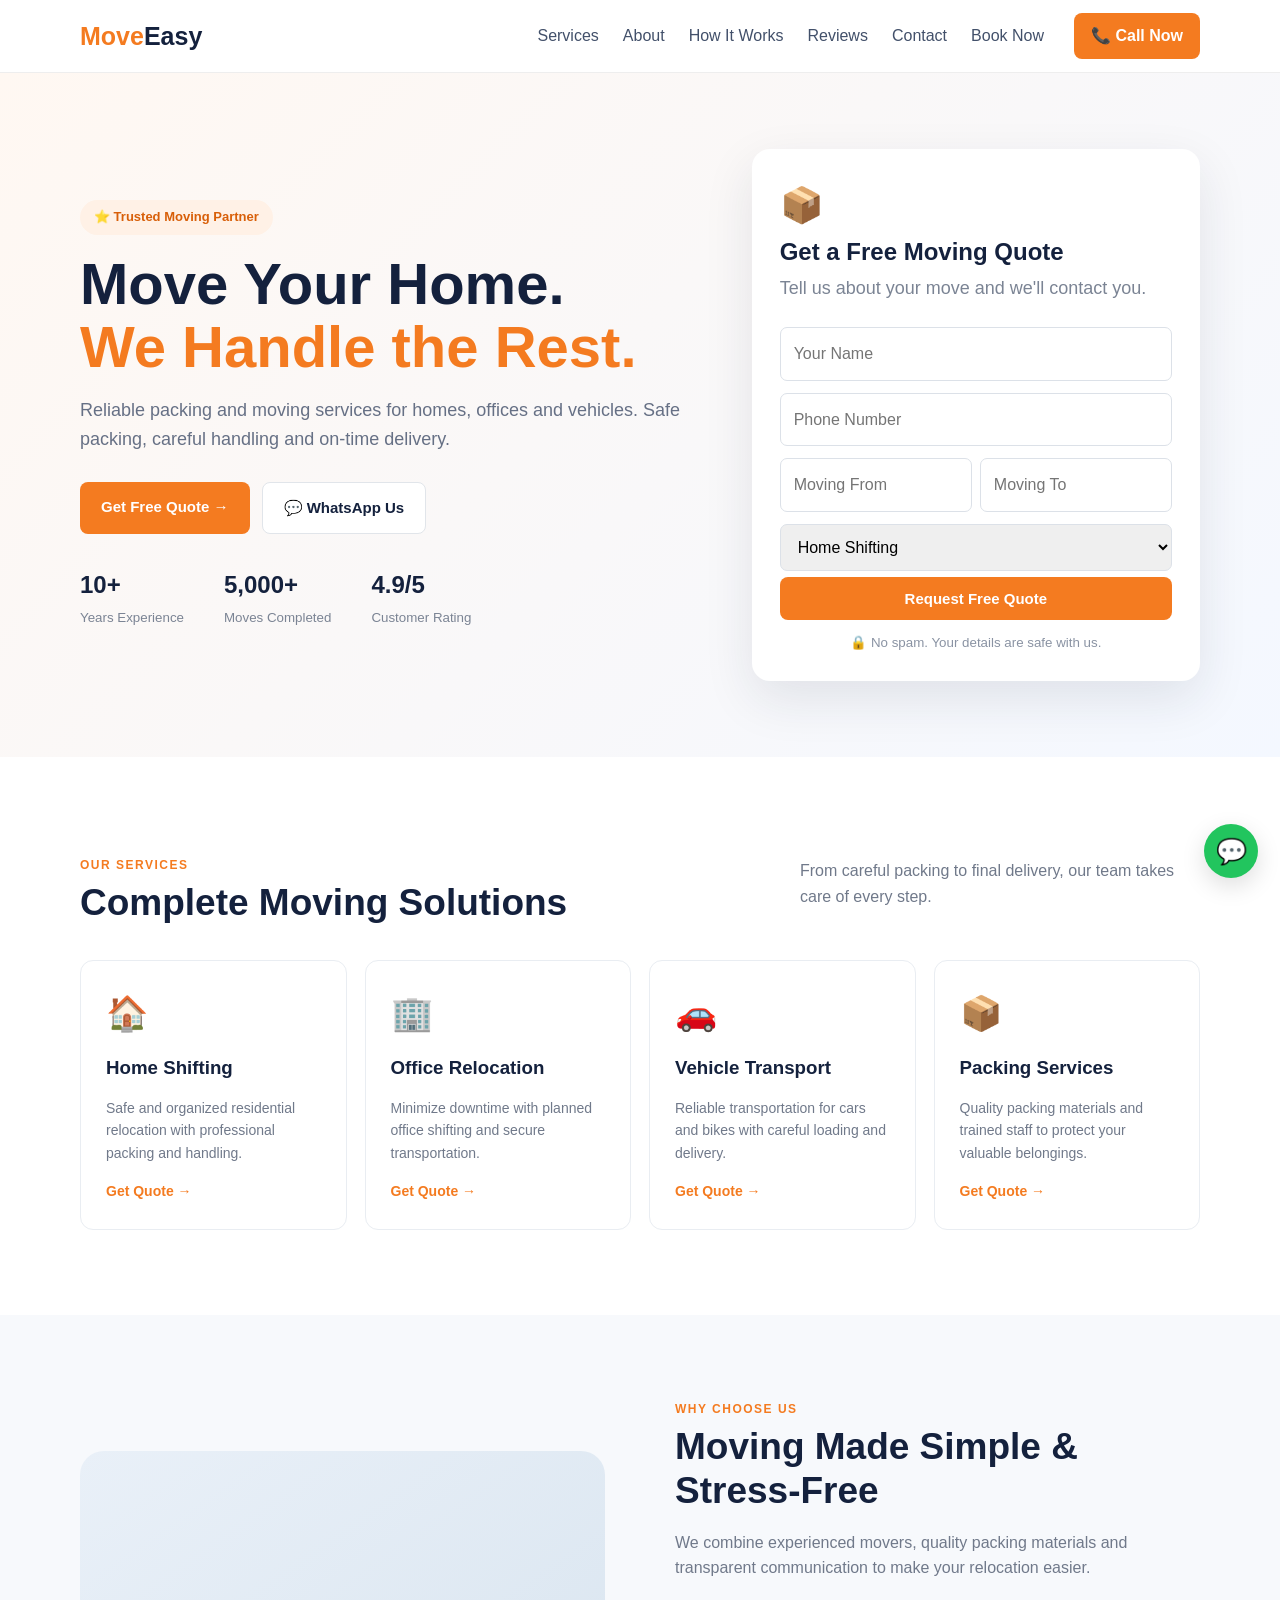
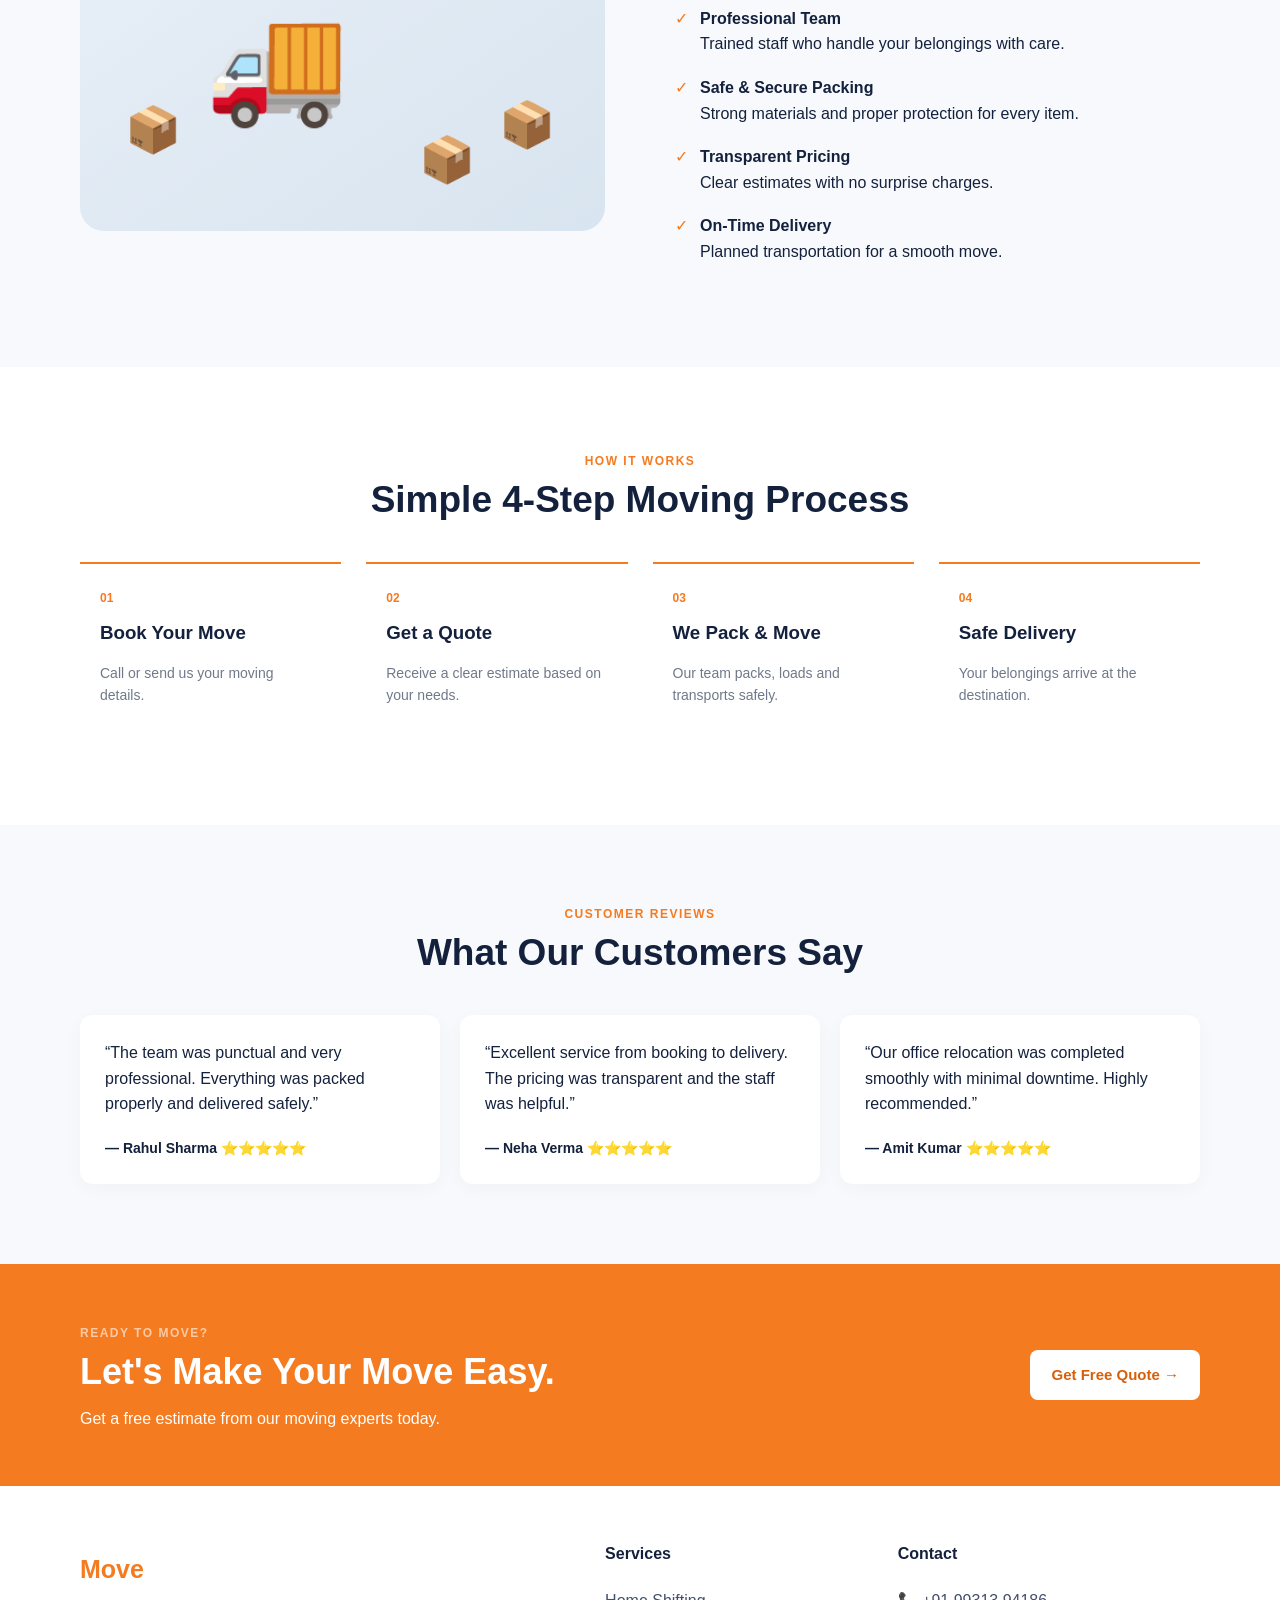
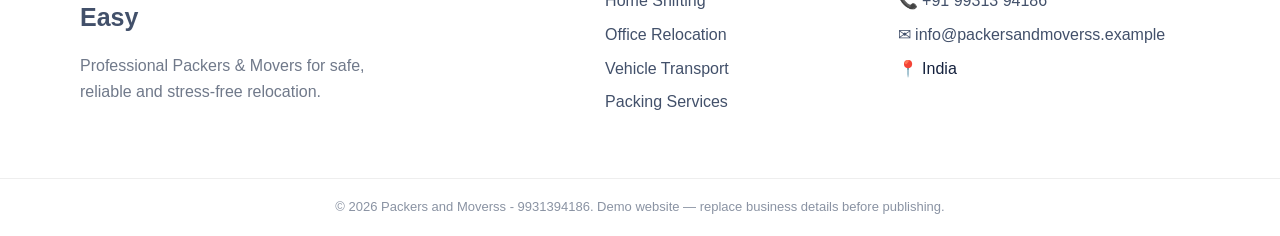
<file: index.html>
<!DOCTYPE html>
<html lang="en">
<head>
  <meta charset="UTF-8">
  <meta name="viewport" content="width=device-width, initial-scale=1.0">
  <title>Packers and Moverss - 9931394186 | Safe & Reliable Moving Services</title>
  <meta name="description" content="Professional Packers and Movers for home shifting, office relocation, vehicle transport and packing services.">
  <link rel="stylesheet" href="style.css">
</head>
<body>
  <header class="topbar">
    <div class="container nav">
      <a class="logo" href="#"><span>Move</span>Easy</a>
      <nav>
        <a href="#services">Services</a>
        <a href="#about">About</a>
        <a href="#process">How It Works</a>
        <a href="#reviews">Reviews</a>
        <a href="#contact">Contact</a>
        <a href="booking.html">Book Now</a>
      </nav>
      <a class="nav-call" href="tel:+919931394186">📞 Call Now</a>
    </div>
  </header>

  <main>
    <section class="hero">
      <div class="container hero-grid">
        <div>
          <div class="badge">⭐ Trusted Moving Partner</div>
          <h1>Move Your Home.<br><span>We Handle the Rest.</span></h1>
          <p>Reliable packing and moving services for homes, offices and vehicles. Safe packing, careful handling and on-time delivery.</p>
          <div class="hero-buttons">
            <a class="btn primary" href="#quote">Get Free Quote →</a>
            <a class="btn light" href="https://wa.me/919876543210?text=Hello%2C%20I%20need%20a%20moving%20quote." target="_blank">💬 WhatsApp Us</a>
          </div>
          <div class="trust-row">
            <div><strong>10+</strong><small>Years Experience</small></div>
            <div><strong>5,000+</strong><small>Moves Completed</small></div>
            <div><strong>4.9/5</strong><small>Customer Rating</small></div>
          </div>
        </div>
        <div class="quote-card" id="quote">
          <div class="card-icon">📦</div>
          <h2>Get a Free Moving Quote</h2>
          <p>Tell us about your move and we'll contact you.</p>
          <form onsubmit="sendQuote(event)">
            <input id="name" required placeholder="Your Name">
            <input id="phone" required type="tel" placeholder="Phone Number">
            <div class="two">
              <input id="from" required placeholder="Moving From">
              <input id="to" required placeholder="Moving To">
            </div>
            <select id="service">
              <option>Home Shifting</option>
              <option>Office Relocation</option>
              <option>Vehicle Transport</option>
              <option>Loading & Unloading</option>
            </select>
            <button class="btn primary full" type="submit">Request Free Quote</button>
          </form>
          <small class="secure">🔒 No spam. Your details are safe with us.</small>
        </div>
      </div>
    </section>

    <section class="section" id="services">
      <div class="container">
        <div class="section-head">
          <div>
            <p class="eyebrow">OUR SERVICES</p>
            <h2>Complete Moving Solutions</h2>
          </div>
          <p>From careful packing to final delivery, our team takes care of every step.</p>
        </div>
        <div class="cards">
          <article class="service"><div class="icon">🏠</div><h3>Home Shifting</h3><p>Safe and organized residential relocation with professional packing and handling.</p><a href="#quote">Get Quote →</a></article>
          <article class="service"><div class="icon">🏢</div><h3>Office Relocation</h3><p>Minimize downtime with planned office shifting and secure transportation.</p><a href="#quote">Get Quote →</a></article>
          <article class="service"><div class="icon">🚗</div><h3>Vehicle Transport</h3><p>Reliable transportation for cars and bikes with careful loading and delivery.</p><a href="#quote">Get Quote →</a></article>
          <article class="service"><div class="icon">📦</div><h3>Packing Services</h3><p>Quality packing materials and trained staff to protect your valuable belongings.</p><a href="#quote">Get Quote →</a></article>
        </div>
      </div>
    </section>

    <section class="why" id="about">
      <div class="container why-grid">
        <div class="moving-visual">
          <div class="box b1">📦</div><div class="box b2">📦</div><div class="box b3">📦</div>
          <div class="truck">🚚</div>
        </div>
        <div>
          <p class="eyebrow">WHY CHOOSE US</p>
          <h2>Moving Made Simple & Stress-Free</h2>
          <p class="muted">We combine experienced movers, quality packing materials and transparent communication to make your relocation easier.</p>
          <div class="checks">
            <div>✓ <span><strong>Professional Team</strong><br>Trained staff who handle your belongings with care.</span></div>
            <div>✓ <span><strong>Safe & Secure Packing</strong><br>Strong materials and proper protection for every item.</span></div>
            <div>✓ <span><strong>Transparent Pricing</strong><br>Clear estimates with no surprise charges.</span></div>
            <div>✓ <span><strong>On-Time Delivery</strong><br>Planned transportation for a smooth move.</span></div>
          </div>
        </div>
      </div>
    </section>

    <section class="section" id="process">
      <div class="container">
        <div class="center">
          <p class="eyebrow">HOW IT WORKS</p>
          <h2>Simple 4-Step Moving Process</h2>
        </div>
        <div class="steps">
          <div><span>01</span><h3>Book Your Move</h3><p>Call or send us your moving details.</p></div>
          <div><span>02</span><h3>Get a Quote</h3><p>Receive a clear estimate based on your needs.</p></div>
          <div><span>03</span><h3>We Pack & Move</h3><p>Our team packs, loads and transports safely.</p></div>
          <div><span>04</span><h3>Safe Delivery</h3><p>Your belongings arrive at the destination.</p></div>
        </div>
      </div>
    </section>

    <section class="reviews" id="reviews">
      <div class="container">
        <div class="center"><p class="eyebrow">CUSTOMER REVIEWS</p><h2>What Our Customers Say</h2></div>
        <div class="review-grid">
          <blockquote>“The team was punctual and very professional. Everything was packed properly and delivered safely.”<footer>— Rahul Sharma ⭐⭐⭐⭐⭐</footer></blockquote>
          <blockquote>“Excellent service from booking to delivery. The pricing was transparent and the staff was helpful.”<footer>— Neha Verma ⭐⭐⭐⭐⭐</footer></blockquote>
          <blockquote>“Our office relocation was completed smoothly with minimal downtime. Highly recommended.”<footer>— Amit Kumar ⭐⭐⭐⭐⭐</footer></blockquote>
        </div>
      </div>
    </section>

    <section class="cta">
      <div class="container cta-inner">
        <div><p class="eyebrow">READY TO MOVE?</p><h2>Let's Make Your Move Easy.</h2><p>Get a free estimate from our moving experts today.</p></div>
        <a class="btn white" href="#quote">Get Free Quote →</a>
      </div>
    </section>
  </main>

  <footer id="contact">
    <div class="container footer-grid">
      <div><a class="logo" href="#"><span>Move</span>Easy</a><p>Professional Packers & Movers for safe, reliable and stress-free relocation.</p></div>
      <div><h4>Services</h4><a href="#services">Home Shifting</a><a href="#services">Office Relocation</a><a href="#services">Vehicle Transport</a><a href="#services">Packing Services</a></div>
      <div><h4>Contact</h4><a href="tel:+919931394186">📞 +91 99313 94186</a><a href="mailto:info@packersandmoverss.example">✉ info@packersandmoverss.example</a><span>📍 India</span></div>
    </div>
    <div class="copyright">© 2026 Packers and Moverss - 9931394186. Demo website — replace business details before publishing.</div>
  </footer>

  <a class="floating-wa" href="https://wa.me/919876543210?text=Hello%2C%20I%20need%20a%20moving%20quote." target="_blank">💬</a>
  <script src="script.js"></script>
</body>
</html>
</file>
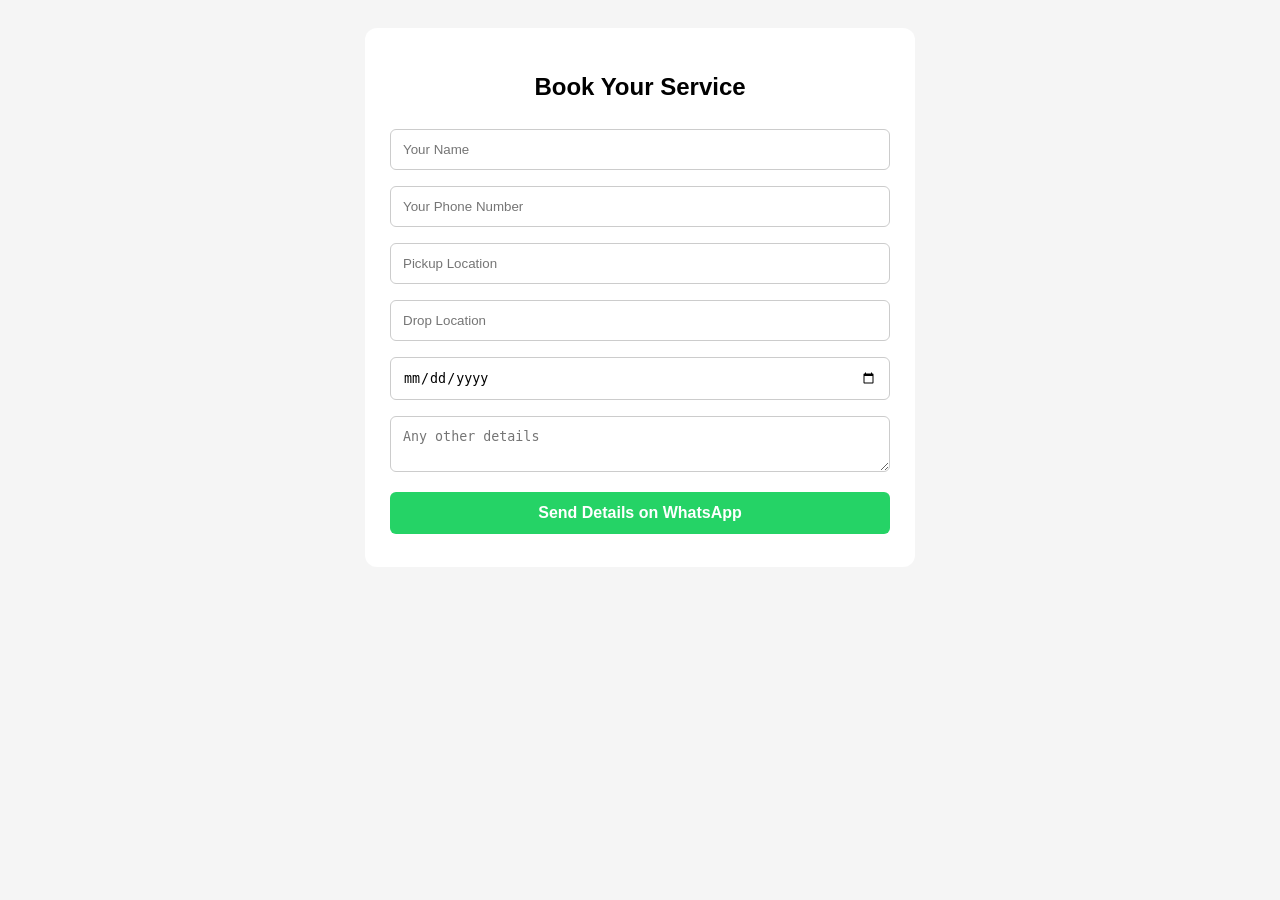
<file: booking.html>
<!DOCTYPE html>
<html>
<head>
    <title>Booking Form</title>
    <meta name="viewport" content="width=device-width, initial-scale=1.0">

    <style>
        body {
            font-family: Arial, sans-serif;
            background: #f5f5f5;
            padding: 20px;
        }

        .form-box {
            max-width: 500px;
            margin: auto;
            background: white;
            padding: 25px;
            border-radius: 12px;
        }

        h2 {
            text-align: center;
        }

        input, textarea, button {
            width: 100%;
            padding: 12px;
            margin: 8px 0;
            box-sizing: border-box;
            border-radius: 6px;
            border: 1px solid #ccc;
        }

        button {
            background: #25D366;
            color: white;
            border: none;
            font-size: 16px;
            font-weight: bold;
            cursor: pointer;
        }
    </style>
</head>

<body>

<div class="form-box">

    <h2>Book Your Service</h2>

    <form onsubmit="sendWhatsApp(); return false;">

        <input type="text" id="name" placeholder="Your Name" required>

        <input type="tel" id="phone" placeholder="Your Phone Number" required>

        <input type="text" id="pickup" placeholder="Pickup Location" required>

        <input type="text" id="drop" placeholder="Drop Location" required>

        <input type="date" id="date" required>

        <textarea id="message" placeholder="Any other details"></textarea>

        <button type="submit">
            Send Details on WhatsApp
        </button>

    </form>

</div>

<script>
function sendWhatsApp() {

    var name = document.getElementById("name").value;
    var phone = document.getElementById("phone").value;
    var pickup = document.getElementById("pickup").value;
    var drop = document.getElementById("drop").value;
    var date = document.getElementById("date").value;
    var message = document.getElementById("message").value;

    var text =
        "Hello, I want to book your service.\n\n" +
        "Name: " + name + "\n" +
        "Phone: " + phone + "\n" +
        "Pickup: " + pickup + "\n" +
        "Drop: " + drop + "\n" +
        "Date: " + date + "\n" +
        "Details: " + message;

    var whatsappURL =
        "https://wa.me/919931394186?text=" +
        encodeURIComponent(text);

    window.location.href = whatsappURL;
}
</script>

</body>
</html>
</file>
<file: style.css>
*{box-sizing:border-box}html{scroll-behavior:smooth}body{margin:0;font-family:Inter,Arial,sans-serif;color:#14213d;background:#fff;line-height:1.6}.container{width:min(1120px,92%);margin:auto}.topbar{background:#fff;border-bottom:1px solid #eee;position:sticky;top:0;z-index:10}.nav{height:72px;display:flex;align-items:center;gap:30px}.logo{font-size:25px;font-weight:900;color:#14213d;text-decoration:none;margin-right:auto}.logo span{color:#f47b20}.nav nav{display:flex;gap:24px}.nav nav a,.footer-grid a{color:#42506a;text-decoration:none}.nav-call{background:#f47b20;color:#fff;text-decoration:none;padding:10px 17px;border-radius:8px;font-weight:700}.hero{background:linear-gradient(135deg,#fff8f2,#f4f8ff);padding:76px 0}.hero-grid{display:grid;grid-template-columns:1.15fr .85fr;gap:65px;align-items:center}.badge{display:inline-block;background:#fff1e6;color:#d85f09;border-radius:30px;padding:7px 14px;font-weight:700;font-size:13px}.hero h1{font-size:58px;line-height:1.08;margin:18px 0}.hero h1 span{color:#f47b20}.hero p{font-size:18px;color:#667085;max-width:650px}.hero-buttons{display:flex;gap:12px;margin:28px 0}.btn{display:inline-block;border:0;border-radius:8px;padding:13px 21px;text-decoration:none;font-weight:800;cursor:pointer;font-size:15px}.primary{background:#f47b20;color:#fff}.light{background:#fff;color:#14213d;border:1px solid #e1e5ea}.white{background:#fff;color:#d85f09}.full{width:100%}.trust-row{display:flex;gap:40px;margin-top:32px}.trust-row strong{display:block;font-size:24px}.trust-row small{color:#7b8494}.quote-card{background:#fff;border-radius:18px;padding:28px;box-shadow:0 18px 50px #1f29371a}.quote-card h2{margin:0 0 3px}.quote-card p{color:#7b8494;margin-top:0}.card-icon{font-size:35px}.quote-card input,.quote-card select{width:100%;padding:13px;border:1px solid #dce1e8;border-radius:7px;margin:6px 0;font:inherit}.two{display:grid;grid-template-columns:1fr 1fr;gap:8px}.secure{display:block;text-align:center;color:#8a93a3;margin-top:12px}.section{padding:85px 0}.section-head{display:flex;justify-content:space-between;gap:40px;align-items:end;margin-bottom:35px}.section-head>p{max-width:400px;color:#70798a}.eyebrow{color:#f47b20;font-weight:900;font-size:12px;letter-spacing:1.5px;margin:0 0 6px}.section h2,.why h2,.center h2{font-size:37px;line-height:1.2;margin:0}.cards{display:grid;grid-template-columns:repeat(4,1fr);gap:18px}.service{border:1px solid #e9edf2;border-radius:13px;padding:25px;background:#fff}.service:hover{box-shadow:0 12px 30px #17203312;transform:translateY(-3px);transition:.2s}.icon{font-size:34px}.service h3{margin:12px 0 7px}.service p{color:#70798a;font-size:14px}.service a{color:#f47b20;text-decoration:none;font-weight:800;font-size:14px}.why{background:#f7f9fc;padding:85px 0}.why-grid{display:grid;grid-template-columns:1fr 1fr;gap:70px;align-items:center}.moving-visual{height:380px;background:linear-gradient(145deg,#e9f0f8,#d8e4ef);border-radius:24px;position:relative;overflow:hidden}.truck{font-size:115px;position:absolute;bottom:75px;left:125px}.box{position:absolute;font-size:45px}.b1{bottom:65px;left:45px}.b2{bottom:70px;right:50px}.b3{bottom:35px;right:130px}.muted{color:#70798a}.checks{margin-top:25px}.checks>div{display:flex;gap:12px;margin:18px 0;color:#f47b20}.checks span{color:#14213d}.checks strong{font-size:16px}.checks br+*{color:#70798a}.center{text-align:center;margin-bottom:40px}.steps{display:grid;grid-template-columns:repeat(4,1fr);gap:25px}.steps>div{position:relative;padding:20px;border-top:2px solid #f47b20}.steps span{font-size:12px;font-weight:900;color:#f47b20}.steps h3{margin:8px 0}.steps p{color:#70798a;font-size:14px}.reviews{background:#f7f9fc;padding:80px 0}.review-grid{display:grid;grid-template-columns:repeat(3,1fr);gap:20px}.review-grid blockquote{margin:0;background:#fff;border-radius:13px;padding:25px;box-shadow:0 5px 20px #1f293708}.review-grid footer{margin-top:20px;font-weight:700;font-size:14px}.cta{background:#f47b20;color:#fff;padding:55px 0}.cta .eyebrow{color:#fff9}.cta h2{font-size:36px;margin:0}.cta p{margin:5px 0 0}.cta-inner{display:flex;align-items:center;justify-content:space-between;gap:25px}.footer-grid{display:grid;grid-template-columns:2fr 1fr 1.3fr;gap:60px;padding:55px 0}.footer-grid p{color:#70798a;max-width:340px}.footer-grid h4{margin-top:0}.footer-grid a,.footer-grid span{display:block;margin:8px 0}.copyright{text-align:center;border-top:1px solid #eee;padding:18px;color:#8a93a3;font-size:13px}.floating-wa{position:fixed;right:22px;bottom:22px;width:54px;height:54px;border-radius:50%;background:#22c55e;color:#fff;text-decoration:none;display:grid;place-items:center;font-size:25px;box-shadow:0 8px 25px #0002}@media(max-width:850px){.nav nav{display:none}.hero-grid,.why-grid{grid-template-columns:1fr}.hero h1{font-size:43px}.cards{grid-template-columns:1fr 1fr}.steps,.review-grid{grid-template-columns:1fr 1fr}.footer-grid{grid-template-columns:1fr 1fr}.section-head{display:block}.cta-inner{display:block}.cta .btn{margin-top:20px}}@media(max-width:520px){.cards,.steps,.review-grid,.footer-grid{grid-template-columns:1fr}.hero{padding:50px 0}.hero-buttons,.trust-row{flex-direction:column;gap:10px}.two{grid-template-columns:1fr}.moving-visual{height:280px}.truck{left:80px;font-size:80px}.hero h1{font-size:37px}.section h2,.why h2,.center h2,.cta h2{font-size:30px}}
</file>
